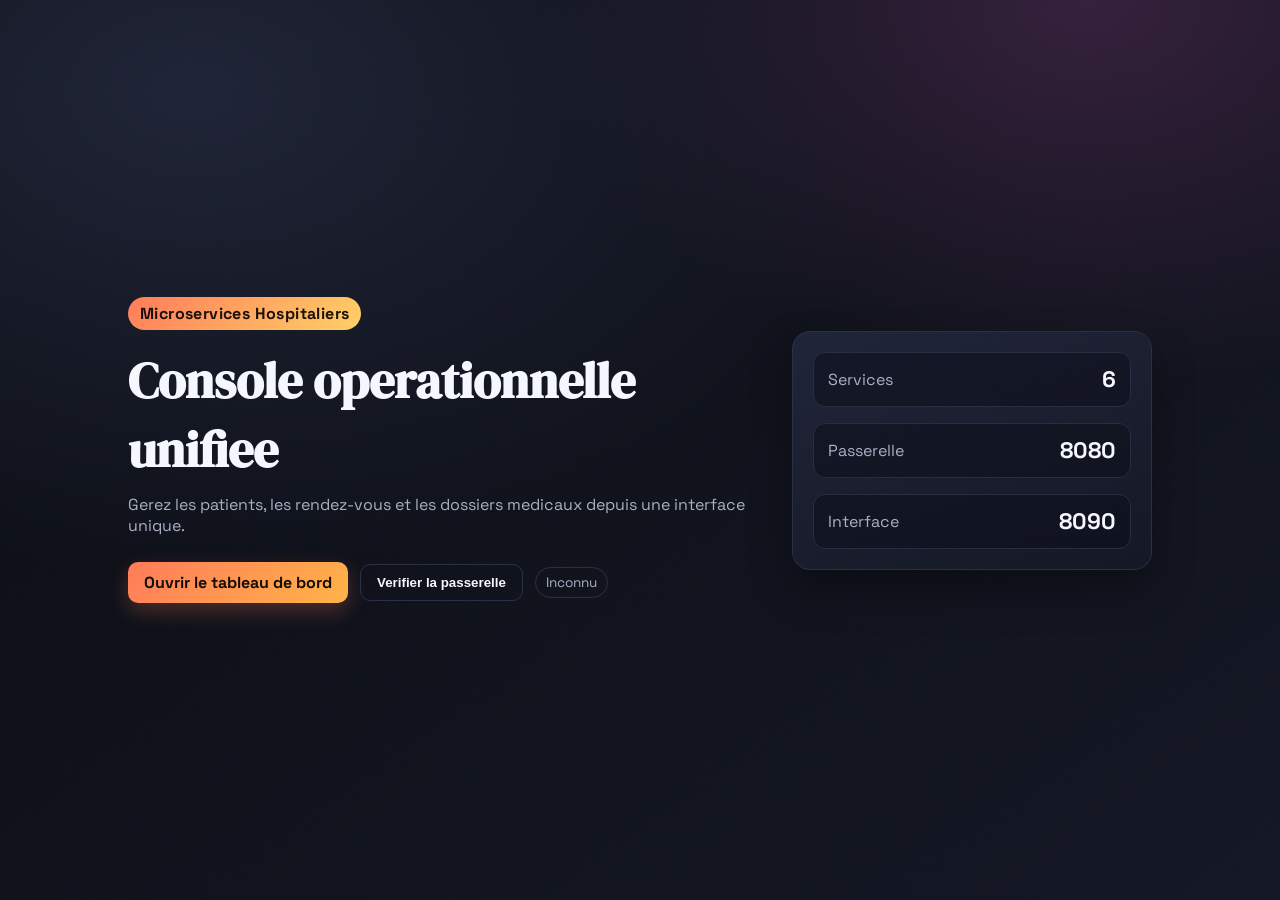
<file: ui-portal/src/main/resources/static/index.html>
<!doctype html>
<html lang="fr">
<head>
  <meta charset="utf-8" />
  <meta name="viewport" content="width=device-width, initial-scale=1" />
  <meta http-equiv="Cache-Control" content="no-cache, no-store, must-revalidate" />
  <meta http-equiv="Pragma" content="no-cache" />
  <meta http-equiv="Expires" content="0" />
  <title>Microservices Hospitaliers | Accueil</title>
  <link rel="preconnect" href="https://fonts.googleapis.com" />
  <link rel="preconnect" href="https://fonts.gstatic.com" crossorigin />
  <link href="https://fonts.googleapis.com/css2?family=Space+Grotesk:wght@400;500;600;700&family=DM+Serif+Display&display=swap" rel="stylesheet" />
  <link rel="stylesheet" href="styles.css?v=20260221-1" />
</head>
<body>
  <div class="bg-noise"></div>

  <section class="landing">
    <div class="landing-content">
      <div class="badge">Microservices Hospitaliers</div>
      <h1>Console operationnelle unifiee</h1>
      <p>Gerez les patients, les rendez-vous et les dossiers medicaux depuis une interface unique.</p>
      <div class="landing-actions">
        <a class="btn-link" href="dashboard.html">Ouvrir le tableau de bord</a>
        <button id="landingPing" class="ghost">Verifier la passerelle</button>
        <span id="landingStatus" class="status">Inconnu</span>
      </div>
    </div>
    <div class="landing-card">
      <div class="metric">
        <span class="label">Services</span>
        <span class="value">6</span>
      </div>
      <div class="metric">
        <span class="label">Passerelle</span>
        <span class="value">8080</span>
      </div>
      <div class="metric">
        <span class="label">Interface</span>
        <span class="value">8090</span>
      </div>
    </div>
  </section>

  <div id="toastHost" class="toast-host" aria-live="polite" aria-atomic="true"></div>

  <script src="landing.js?v=20260221-1"></script>
</body>
</html>
</file>
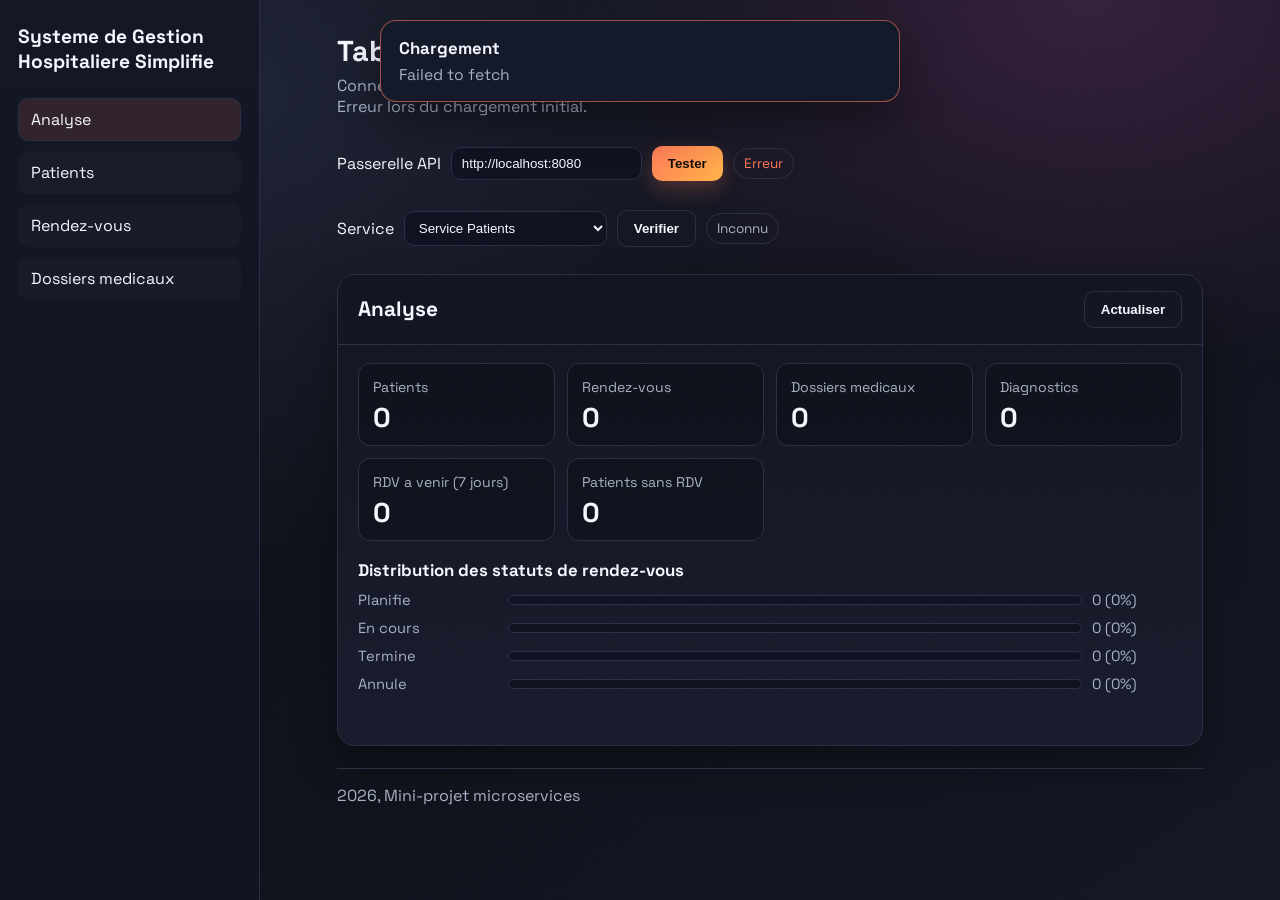
<file: ui-portal/src/main/resources/static/dashboard.html>
<!doctype html>
<html lang="fr">
<head>
  <meta charset="utf-8" />
  <meta name="viewport" content="width=device-width, initial-scale=1" />
  <meta http-equiv="Cache-Control" content="no-cache, no-store, must-revalidate" />
  <meta http-equiv="Pragma" content="no-cache" />
  <meta http-equiv="Expires" content="0" />
  <title>Microservices Hospitaliers | Tableau de bord</title>
  <link rel="preconnect" href="https://fonts.googleapis.com" />
  <link rel="preconnect" href="https://fonts.gstatic.com" crossorigin />
  <link href="https://fonts.googleapis.com/css2?family=Space+Grotesk:wght@400;500;600;700&family=DM+Serif+Display&display=swap" rel="stylesheet" />
  <link rel="stylesheet" href="styles.css?v=20260221-1" />
</head>
<body>
  <div class="bg-noise"></div>

  <div class="app">
    <aside class="sidebar">
      <div class="sidebar-brand">Systeme de Gestion Hospitaliere Simplifie</div>
      <nav class="sidebar-nav">
        <a href="#analyse" class="nav-link active">Analyse</a>
        <a href="#patients" class="nav-link">Patients</a>
        <a href="#appointments" class="nav-link">Rendez-vous</a>
        <a href="#records" class="nav-link">Dossiers medicaux</a>
      </nav>
    </aside>

    <div class="content">
      <header class="topbar">
        <div>
          <h2>Tableau de bord operationnel</h2>
          <p>Connecte a vos microservices via l'API Gateway.</p>
          <p id="lastAction" class="muted">Pret.</p>
        </div>
        <div class="gateway">
          <label for="gatewayUrl">Passerelle API</label>
          <input id="gatewayUrl" type="text" value="http://localhost:8080" />
          <button id="pingBtn">Tester</button>
          <span id="pingStatus" class="status">Inconnu</span>
        </div>
        <div class="service-check">
          <label for="serviceCheck">Service</label>
          <select id="serviceCheck">
            <option value="patients">Service Patients</option>
            <option value="appointments">Service Rendez-vous</option>
            <option value="records">Service Dossiers medicaux</option>
          </select>
          <button id="serviceCheckBtn" class="ghost">Verifier</button>
          <span id="serviceCheckStatus" class="status">Inconnu</span>
        </div>
      </header>

      <main class="grid">
        <section class="panel" id="analyse">
          <div class="panel-head">
            <h2>Analyse</h2>
            <button class="ghost" id="refreshAnalyse">Actualiser</button>
          </div>
          <div class="panel-body">
            <div class="kpi-grid">
              <article class="kpi-card">
                <span class="kpi-label">Patients</span>
                <strong id="kpiPatients">0</strong>
              </article>
              <article class="kpi-card">
                <span class="kpi-label">Rendez-vous</span>
                <strong id="kpiAppointments">0</strong>
              </article>
              <article class="kpi-card">
                <span class="kpi-label">Dossiers medicaux</span>
                <strong id="kpiRecords">0</strong>
              </article>
              <article class="kpi-card">
                <span class="kpi-label">Diagnostics</span>
                <strong id="kpiDiagnoses">0</strong>
              </article>
              <article class="kpi-card">
                <span class="kpi-label">RDV a venir (7 jours)</span>
                <strong id="kpiUpcoming">0</strong>
              </article>
              <article class="kpi-card">
                <span class="kpi-label">Patients sans RDV</span>
                <strong id="kpiNoAppointments">0</strong>
              </article>
            </div>
            <div class="status-distribution">
              <h3>Distribution des statuts de rendez-vous</h3>
              <div id="statusBars" class="status-bars"></div>
            </div>
          </div>
        </section>

        <section class="panel" id="patients">
          <div class="panel-head">
            <h2>Patients</h2>
            <button class="ghost" id="refreshPatients">Actualiser</button>
          </div>
          <div class="panel-body">
            <form id="patientForm" class="form">
              <input type="hidden" id="patientId" />
              <div class="field">
                <label>Nom</label>
                <input id="patientNom" type="text" required />
              </div>
              <div class="field">
                <label>Prenom</label>
                <input id="patientPrenom" type="text" required />
              </div>
              <div class="field">
                <label>Date de naissance</label>
                <input id="patientDob" type="date" required />
              </div>
              <div class="field">
                <label>Contact</label>
                <input id="patientContact" type="text" required />
              </div>
              <div class="actions">
                <button type="submit" id="patientSave">Enregistrer</button>
                <button type="button" class="ghost" id="patientClear">Effacer</button>
              </div>
            </form>
            <div class="table-wrap">
              <table id="patientsTable">
                <thead>
                  <tr>
                    <th>ID</th><th>Nom</th><th>Prenom</th><th>Naissance</th><th>Contact</th><th>Actions</th>
                  </tr>
                </thead>
                <tbody></tbody>
              </table>
            </div>
          </div>
        </section>

        <section class="panel" id="appointments">
          <div class="panel-head">
            <h2>Rendez-vous</h2>
            <button class="ghost" id="refreshAppointments">Actualiser</button>
          </div>
          <div class="panel-body">
            <form id="appointmentForm" class="form">
              <input type="hidden" id="appointmentId" />
              <div class="field">
                <label>ID patient</label>
                <input id="appointmentPatientId" type="number" min="1" required />
              </div>
              <div class="field">
                <label>Date et heure</label>
                <input id="appointmentDateTime" type="datetime-local" required />
              </div>
              <div class="field">
                <label>Motif</label>
                <input id="appointmentReason" type="text" required />
              </div>
              <div class="field">
                <label>Statut</label>
                <select id="appointmentStatus" required>
                  <option value="">Selectionner un statut</option>
                  <option>Scheduled</option>
                  <option>InProgress</option>
                  <option>Done</option>
                  <option>Cancelled</option>
                </select>
              </div>
              <div class="actions">
                <button type="submit" id="appointmentSave">Enregistrer</button>
                <button type="button" class="ghost" id="appointmentClear">Effacer</button>
              </div>
            </form>
            <div class="inline-filter">
              <label>Filtrer par ID patient</label>
              <input id="appointmentFilter" type="number" min="1" />
              <button id="appointmentFilterBtn" class="ghost">Charger</button>
            </div>
            <div class="table-wrap">
              <table id="appointmentsTable">
                <thead>
                  <tr>
                    <th>ID</th><th>Patient</th><th>Date</th><th>Motif</th><th>Statut</th><th>Actions</th>
                  </tr>
                </thead>
                <tbody></tbody>
              </table>
            </div>
          </div>
        </section>

        <section class="panel" id="records">
          <div class="panel-head">
            <h2>Dossiers medicaux</h2>
            <button class="ghost" id="refreshRecords">Actualiser</button>
          </div>
          <div class="panel-body">
            <form id="recordForm" class="form">
              <div class="field">
                <label>ID patient</label>
                <input id="recordPatientId" type="number" min="1" required />
              </div>
              <div class="actions">
                <button type="submit" id="recordCreate">Creer le dossier</button>
              </div>
            </form>
            <form id="diagnosisForm" class="form">
              <div class="field">
                <label>ID dossier</label>
                <input id="diagnosisRecordId" type="number" min="1" required />
              </div>
              <div class="field">
                <label>Diagnostic</label>
                <input id="diagnosisText" type="text" required />
              </div>
              <div class="actions">
                <button type="submit">Ajouter le diagnostic</button>
              </div>
            </form>
            <div class="inline-filter">
              <label>Charger les dossiers par ID patient</label>
              <input id="recordFilter" type="number" min="1" />
              <button id="recordFilterBtn" class="ghost">Charger</button>
            </div>
            <div class="table-wrap">
              <table id="recordsTable">
                <thead>
                  <tr>
                    <th>ID</th><th>Patient</th><th>Cree le</th><th>Diagnostics</th><th>Actions</th>
                  </tr>
                </thead>
                <tbody></tbody>
              </table>
            </div>
          </div>
        </section>
      </main>

      <footer class="footer">
        <span>2026, Mini-projet microservices</span>
      </footer>
    </div>
  </div>

  <div id="toastHost" class="toast-host" aria-live="polite" aria-atomic="true"></div>

  <script src="app.js?v=20260221-1"></script>
</body>
</html>
</file>
<file: ui-portal/src/main/resources/static/styles.css>
:root {
  --bg: #0b0d12;
  --bg-2: #141724;
  --card: #121521;
  --card-2: #181c2c;
  --accent: #ff7a59;
  --accent-2: #ffd166;
  --mint: #7bdff2;
  --text: #f5f7ff;
  --muted: #a7b0c4;
  --line: #2a2f45;
  --shadow: 0 20px 40px rgba(0,0,0,0.35);
}

* { box-sizing: border-box; }

body {
  margin: 0;
  font-family: "Space Grotesk", "Segoe UI", sans-serif;
  background: radial-gradient(1200px 800px at 15% 10%, #1f2437 0%, transparent 60%),
              radial-gradient(1000px 700px at 85% 0%, #35203c 0%, transparent 55%),
              linear-gradient(145deg, var(--bg), var(--bg-2));
  color: var(--text);
  min-height: 100vh;
}

.bg-noise {
  position: fixed;
  inset: 0;
  background-image: url("data:image/svg+xml,%3Csvg xmlns='http://www.w3.org/2000/svg' width='160' height='160' viewBox='0 0 160 160'%3E%3Cfilter id='n'%3E%3CfeTurbulence type='fractalNoise' baseFrequency='0.8' numOctaves='2' stitchTiles='stitch'/%3E%3C/filter%3E%3Crect width='160' height='160' filter='url(%23n)' opacity='0.08'/%3E%3C/svg%3E");
  pointer-events: none;
  mix-blend-mode: soft-light;
}

.hidden { display: none; }

.landing {
  min-height: 100vh;
  display: grid;
  grid-template-columns: minmax(0, 1fr) minmax(240px, 360px);
  gap: 32px;
  padding: 60px 10vw;
  align-items: center;
}

.landing-content h1 {
  font-family: "DM Serif Display", serif;
  font-size: clamp(2.4rem, 3.9vw, 3.8rem);
  margin: 16px 0 10px;
}

.landing-content p {
  margin: 0 0 26px;
  color: var(--muted);
  max-width: 620px;
}

.badge {
  display: inline-block;
  padding: 6px 12px;
  border-radius: 999px;
  background: linear-gradient(135deg, var(--accent), var(--accent-2));
  color: #1a0f0a;
  font-weight: 700;
  letter-spacing: 0.4px;
}

.btn-link {
  display: inline-flex;
  align-items: center;
  justify-content: center;
  text-decoration: none;
  border: none;
  background: linear-gradient(135deg, var(--accent), #ffb347);
  color: #140d08;
  font-weight: 700;
  padding: 10px 16px;
  border-radius: 10px;
  cursor: pointer;
  transition: transform 0.15s ease, box-shadow 0.15s ease;
  box-shadow: 0 8px 20px rgba(255, 122, 89, 0.25);
}

.btn-link:hover { transform: translateY(-1px); }

.landing-actions {
  display: flex;
  gap: 12px;
  align-items: center;
  flex-wrap: wrap;
}

.landing-card {
  background: linear-gradient(160deg, #1f2438, #141724);
  border: 1px solid var(--line);
  border-radius: 18px;
  padding: 20px;
  box-shadow: var(--shadow);
  display: grid;
  gap: 16px;
  align-content: start;
}

.metric {
  display: flex;
  justify-content: space-between;
  align-items: center;
  padding: 12px 14px;
  background: rgba(12, 14, 24, 0.55);
  border-radius: 12px;
  border: 1px solid #272c40;
}

.metric .label { color: var(--muted); }
.metric .value { font-size: 1.4rem; font-weight: 700; }

.app {
  min-height: 100vh;
  display: grid;
  grid-template-columns: 260px 1fr;
}

.sidebar {
  background: linear-gradient(180deg, #141826, #101421);
  border-right: 1px solid var(--line);
  padding: 24px 18px;
  display: grid;
  gap: 24px;
  align-content: start;
  position: sticky;
  top: 0;
  height: 100vh;
}

.sidebar-brand {
  font-weight: 700;
  font-size: 1.2rem;
}

.sidebar-nav {
  display: grid;
  gap: 10px;
}

.nav-link {
  text-decoration: none;
  color: var(--text);
  padding: 10px 12px;
  border-radius: 10px;
  border: 1px solid transparent;
  background: rgba(255,255,255,0.02);
}

.nav-link:hover,
.nav-link.active {
  border-color: var(--line);
  background: rgba(255, 122, 89, 0.12);
}

.sidebar-footer {
  display: grid;
  gap: 6px;
  font-size: 0.9rem;
}

.muted { color: var(--muted); }
.mono { font-family: "Consolas", "Courier New", monospace; }

.content {
  padding: 28px 6vw 40px;
  display: grid;
  gap: 22px;
}

.topbar {
  display: flex;
  justify-content: space-between;
  align-items: center;
  gap: 20px;
  flex-wrap: wrap;
}

.topbar h2 {
  margin: 0 0 6px;
  font-size: 1.8rem;
}

.topbar p {
  margin: 0;
  color: var(--muted);
}

.gateway {
  display: grid;
  grid-template-columns: auto 1fr auto auto;
  gap: 10px;
  align-items: center;
}

.service-check {
  display: grid;
  grid-template-columns: auto 1fr auto auto;
  gap: 10px;
  align-items: center;
}

.gateway input {
  background: #0f1220;
  border: 1px solid var(--line);
  color: var(--text);
  padding: 8px 10px;
  border-radius: 10px;
}

.service-check select {
  background: #0f1220;
  border: 1px solid var(--line);
  color: var(--text);
  padding: 8px 10px;
  border-radius: 10px;
}

.status {
  padding: 6px 10px;
  border-radius: 999px;
  border: 1px solid var(--line);
  font-size: 0.85rem;
  color: var(--muted);
}

.grid {
  display: grid;
  gap: 22px;
}

.panel.hidden-panel {
  display: none;
}

.panel {
  background: linear-gradient(180deg, var(--card), var(--card-2));
  border: 1px solid var(--line);
  border-radius: 18px;
  box-shadow: var(--shadow);
  overflow: hidden;
}

.panel-head {
  display: flex;
  justify-content: space-between;
  align-items: center;
  padding: 16px 20px;
  border-bottom: 1px solid var(--line);
}

.panel-head h2 { margin: 0; font-size: 1.3rem; }

.panel-body {
  padding: 18px 20px 24px;
  display: grid;
  gap: 18px;
}

.form {
  display: grid;
  grid-template-columns: repeat(auto-fit, minmax(180px, 1fr));
  gap: 14px;
  align-items: end;
}

.field label {
  display: block;
  font-size: 0.9rem;
  color: var(--muted);
  margin-bottom: 6px;
}

.field input,
.field select {
  width: 100%;
  background: #0f1220;
  border: 1px solid var(--line);
  color: var(--text);
  padding: 10px 12px;
  border-radius: 10px;
}

.actions {
  display: flex;
  gap: 10px;
}

button {
  border: none;
  background: linear-gradient(135deg, var(--accent), #ffb347);
  color: #140d08;
  font-weight: 700;
  padding: 10px 16px;
  border-radius: 10px;
  cursor: pointer;
  transition: transform 0.15s ease, box-shadow 0.15s ease;
  box-shadow: 0 8px 20px rgba(255, 122, 89, 0.25);
}

button:hover { transform: translateY(-1px); }

button.ghost {
  background: transparent;
  color: var(--text);
  border: 1px solid var(--line);
  box-shadow: none;
}

.table-wrap {
  overflow-x: auto;
  border: 1px solid var(--line);
  border-radius: 14px;
}

table {
  width: 100%;
  border-collapse: collapse;
  min-width: 620px;
}

th, td {
  text-align: left;
  padding: 12px 12px;
  border-bottom: 1px solid var(--line);
}

th { color: var(--muted); font-weight: 600; }

.inline-filter {
  display: flex;
  gap: 10px;
  align-items: center;
}

.inline-filter input {
  background: #0f1220;
  border: 1px solid var(--line);
  color: var(--text);
  padding: 8px 10px;
  border-radius: 10px;
}

.footer {
  padding: 16px 0 26px;
  display: flex;
  justify-content: space-between;
  color: var(--muted);
  border-top: 1px solid var(--line);
}

.toast-host {
  position: fixed;
  top: 20px;
  left: 50%;
  transform: translateX(-50%);
  display: grid;
  gap: 14px;
  z-index: 999;
  width: min(520px, 90vw);
}

.toast {
  width: 100%;
  min-width: 320px;
  padding: 16px 18px;
  border-radius: 16px;
  background: #151a2b;
  border: 1px solid #2a2f45;
  box-shadow: var(--shadow);
  color: var(--text);
  display: grid;
  gap: 6px;
  animation: toast-in 0.2s ease-out;
}

.toast.ok { border-color: rgba(123, 223, 242, 0.5); }
.toast.err { border-color: rgba(255, 122, 89, 0.6); }

.toast-title {
  font-weight: 700;
  font-size: 1.05rem;
}

.toast-msg {
  color: var(--muted);
  font-size: 0.98rem;
}

@keyframes toast-in {
  from { transform: translateY(10px); opacity: 0; }
  to { transform: translateY(0); opacity: 1; }
}

@media (max-width: 900px) {
  .landing {
    grid-template-columns: 1fr;
  }

  .app {
    grid-template-columns: 1fr;
  }

  .sidebar {
    position: relative;
    height: auto;
  }

  .gateway {
    grid-template-columns: 1fr;
  }

  .service-check {
    grid-template-columns: 1fr;
  }

  .footer {
    flex-direction: column;
    gap: 6px;
  }
}
.kpi-grid {
  display: grid;
  grid-template-columns: repeat(auto-fit, minmax(180px, 1fr));
  gap: 12px;
}

.kpi-card {
  background: rgba(12, 15, 24, 0.6);
  border: 1px solid var(--line);
  border-radius: 12px;
  padding: 14px;
  display: grid;
  gap: 8px;
}

.kpi-label {
  color: var(--muted);
  font-size: 0.88rem;
}

.kpi-card strong {
  font-size: 1.7rem;
  line-height: 1;
}

.status-distribution h3 {
  margin: 0 0 10px;
  font-size: 1.05rem;
}

.status-bars {
  display: grid;
  gap: 10px;
}

.status-bar-row {
  display: grid;
  grid-template-columns: 140px 1fr 90px;
  gap: 10px;
  align-items: center;
}

.status-name,
.status-value {
  font-size: 0.92rem;
  color: var(--muted);
}

.status-bar-track {
  height: 10px;
  background: #0f1220;
  border: 1px solid var(--line);
  border-radius: 999px;
  overflow: hidden;
}

.status-bar-fill {
  height: 100%;
  background: linear-gradient(135deg, var(--accent), var(--accent-2));
}

@media (max-width: 900px) {
  .status-bar-row {
    grid-template-columns: 1fr;
  }
}
</file>
